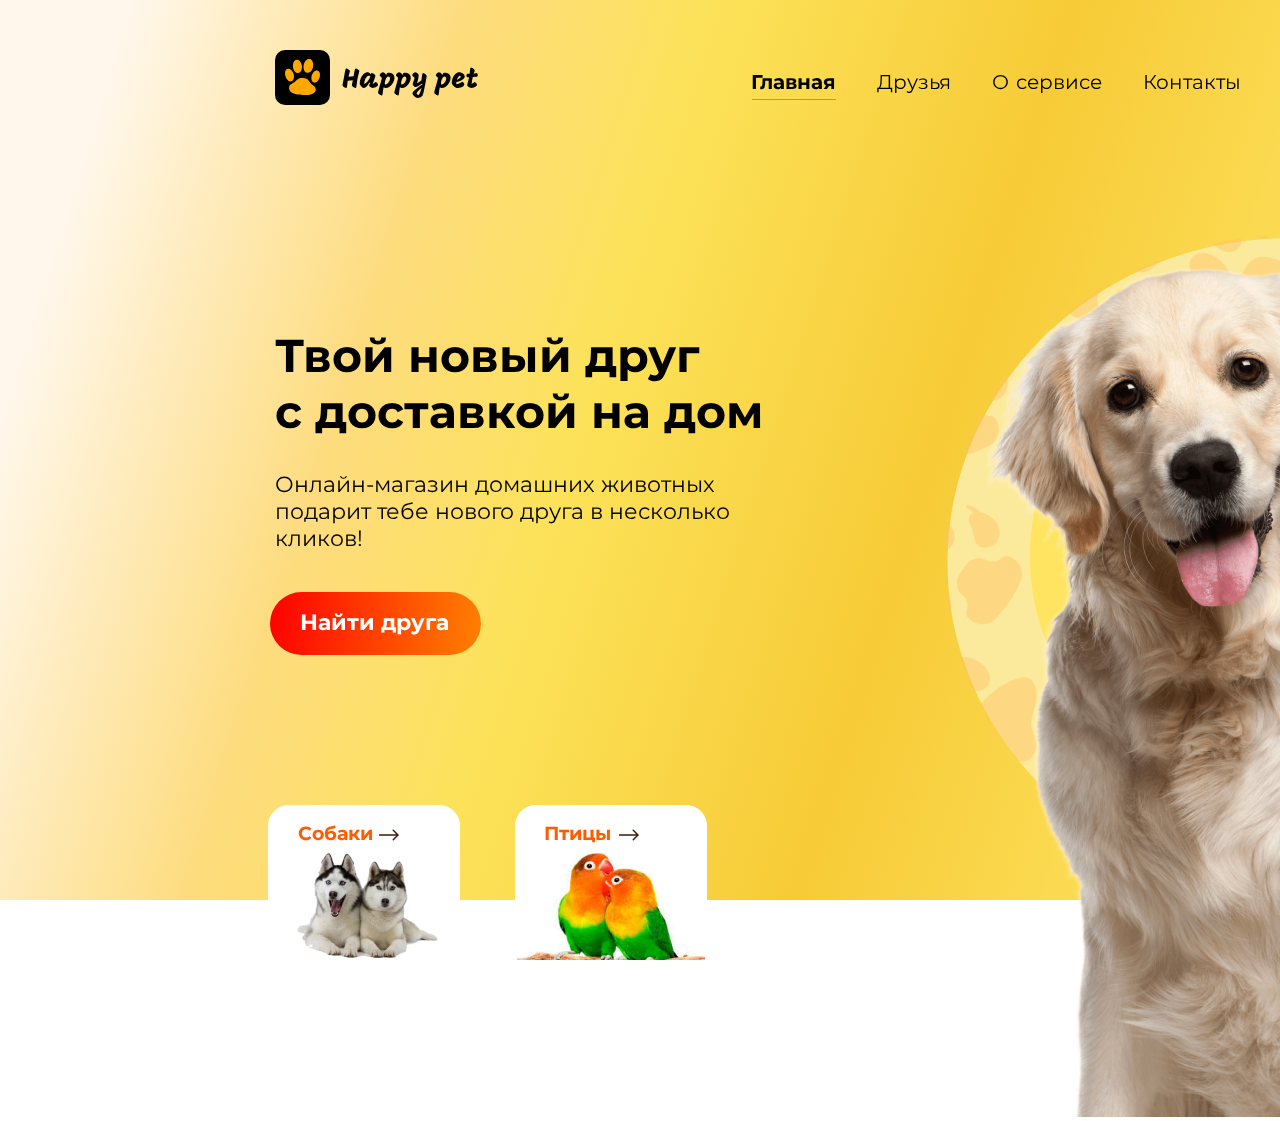
<file: index.html>
<!DOCTYPE html>
<html lang="ru">
<head>
    <meta charset="UTF-8">
    <meta http-equiv="X-UA-Compatible" content="IE=edge">
    <meta name="viewport" content="width=device-width, initial-scale=1.0">
    <title>Happy pet</title>
    <link rel="stylesheet" href="style.css">
    <link rel="preconnect" href="https://fonts.googleapis.com">
    <link rel="preconnect" href="https://fonts.gstatic.com" crossorigin>
    <link href="https://fonts.googleapis.com/css2?family=M+PLUS+1&family=Montserrat:ital,wght@0,300;0,400;0,500;0,600;0,700;0,900;1,300;1,400;1,500;1,600&family=Roboto&family=Titillium+Web:wght@300&display=swap" rel="stylesheet">
</head>
<body>
    <div class="cont">
        <div class="container">
            <div class="logo">
                <a id="llogo" href="#"><img src="logo.svg" alt="logo"></a>

            </div>

            <div class="menu">
                <a id="genr" href="index.html">Главная</a>
                <a href="fr.html">Друзья</a>
                <a id="serv" href="serv.html">О сервисе</a>
                <a href="cont.html">Контакты</a>
            </div>

            <div class="price">
                <a href="shop.html"><img src="shop.svg" alt="shop"></a>
            </div>

            <div class="money">
                <p> 9 765 р.</p>
            </div>

            <a href="#"><div class="line">
                <img src="Line1.png">
            </div></a>
            
        </div>

        <div class="text">
            <div class="txt">
                <div class="genhh">
                    <p id="genh">Твой новый друг <br>с доставкой на дом</p>
                </div>

                <div class="othhh">
                    <p id="othh">Онлайн-магазин домашних животных <br> подарит тебе нового друга в несколько <br> кликов!</p>
                </div>
            </div>

            <a href="find.html"><div class="square"></div></a>

            <a href="find.html"><div id="sf"><p>Найти друга</p></div></a>
        </div>

        <div class="anmls">
            <img src="animals.png" alt="animals">
        </div>

        <div class="dogs">
            <a href="dogs.html"><img src="dogs.png" alt=""></a>
        </div>

        <a href="dogs.html"><p id="dogt">Собаки</p></a>

        <div class="birds">
            <a href="birds.html"><img src="birds.png" alt=""></a>
        </div>

        <a href="birds.html"><p id="birdt">Птицы</p></a>


    </div>
</body>
</html>
</file>
<file: style.css>
body{
    padding: 0;
    margin: 0;
    color: #00000000;
    font-family: 'Montserrat', sans-serif;
    background: linear-gradient(107.39deg, rgba(255, 153, 0, 0.08) 8.55%, rgba(252, 190, 16, 0.54) 30.13%, rgba(251, 215, 27, 0.73) 46.19%, #F7CB37 68.82%, rgba(254, 215, 10, 0.623157) 99.35%, #FFAA05 100%);
    width: 1600px;
    height: 900px;
    position: fixed;
}

* {
    box-sizing: border-box;
  }
  
  html, body {
    height: 100%;
    margin: 0;
  }
  
  body {
    padding: 1em;
    outline-offset: -1em;
  }



.cont {
    max-width: 1600px;
    max-height: 900px;
}


.container {
    margin-top: 80px;
    justify-content: center;
    display: flex;
    align-items: center;
}

.price {
    color: black;
    display: flex;
}

#llogo {
    position: absolute;
    left: 275px;
    top: 50px;
}

.menu {
    position: absolute;
    width: 495px;
    height: 33px;
    left: 751px;
    top: 70px;
    font-family: 'Montserrat';
    font-style: normal;
    font-weight: 400;
    font-size: 20px;
    line-height: 24px;
    word-spacing: 36px;
    font-weight: 400;
}
#genr{
    font-weight: 700;
}

.line {
    position: absolute;
    width: 84px;
    height: 0px;
    left: 752px;
    top: 85px;
    
}

#serv {
    word-spacing: 2px;
}

.price {
    position: absolute;
    height: 44px;
    left: 1453px;
    top: 60px;
}

.money {
    position: absolute;
    color: black;
    left: 1513px;
    top: 51px;
    font-family: 'Montserrat';
    font-style: normal;
    font-weight: 500;
    font-size: 20px;
    line-height: 24px;
    font-weight: 500;
}

a {
    text-decoration: none;
    color: black;
}

a:active {
    color:rgba(255, 143, 5, 1) ;
}


.txt {
    position: absolute;
    width: 532px;
    height: 226px;
    left: 275px;
    top: 282px;
    color: black;

}

#genh {
    font-family: 'Montserrat';
    font-weight: 700;
    font-size: 46px;
    line-height: 56px;
}

.genhh {
    position: absolute;
    top: 0px;
}

.othhh {
    position: absolute;
    top: 167px;
}

#othh {
    font-family: 'Montserrat';
    font-style: normal;
    font-weight: 400;
    font-size: 22px;
    line-height: 27px;
}


.square{
    position: absolute;
    left: 270px;
    top: 592px;
    width: 211px;
    height: 63px;
    background-color: aqua;
    background:linear-gradient(95.34deg, #FF0101 1.17%, #FF9901 118.67%);
    border-radius: 35px;
}

#sf {
    color: white;
    position: absolute;
    width: 159px;
    height: 30px;
    left: 300px;
    top: 587px;
    font-family: 'Montserrat';
    font-style: normal;
    font-weight: 700;
    font-size: 22px;
    line-height: 27px;
}

.anmls {
    position:absolute;
    left: 945px;
    top: 235px;    
}

.dogs {
    position: absolute;
    width: 192px;
    height: 204px;
    left: 268px;
    top: 805px;
}

.birds {
    position: absolute;
    top: 805px;
    left: 515px;
}

#dogt {
    position: absolute;
    left: 298px;
    top: 803px;
    font-family: 'Montserrat';
    font-style: normal;
    font-weight: 700;
    font-size: 19px;
    line-height: 24px;
    color: #FF5C00;
}

#birdt {
    position: absolute;
    left: 544px;
    top: 803px;
    font-family: 'Montserrat';
    font-style: normal;
    font-weight: 700;
    font-size: 19px;
    line-height: 24px;
    color: #FF5C00;   
}
</file>
